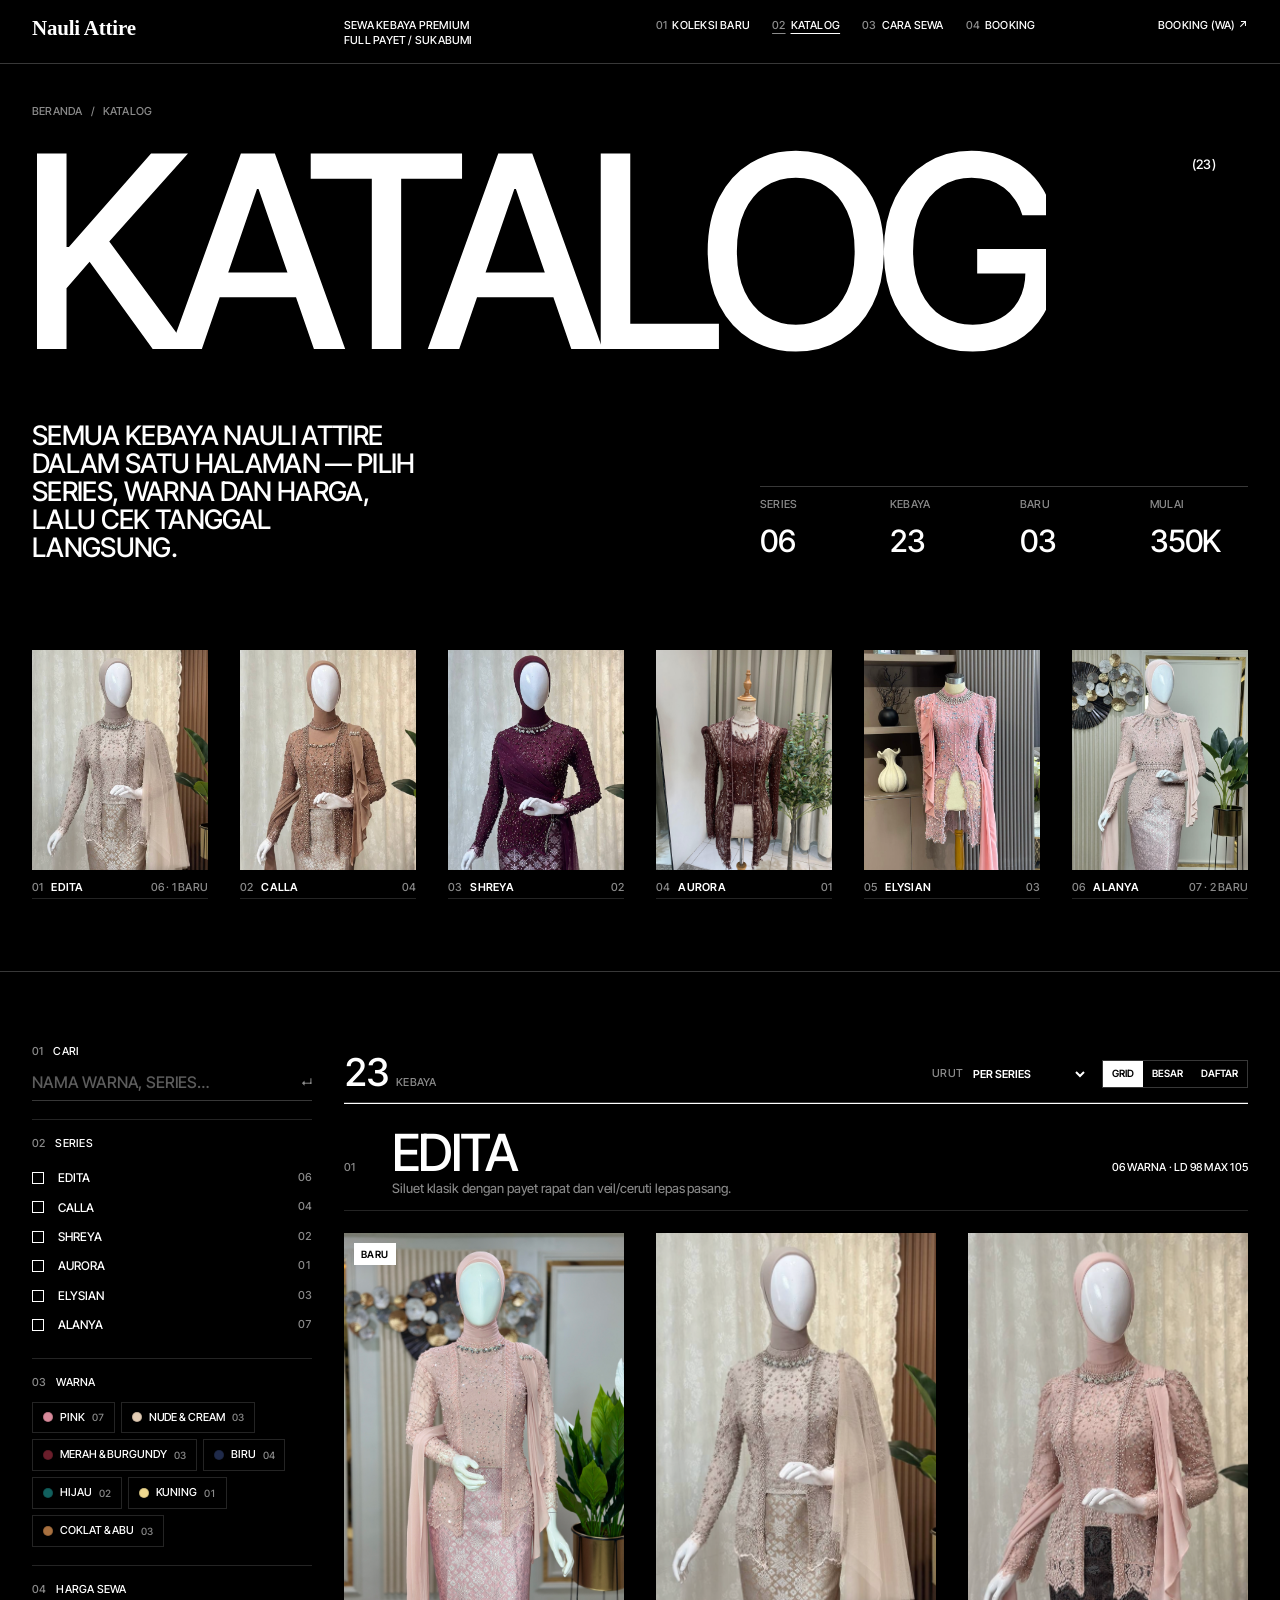
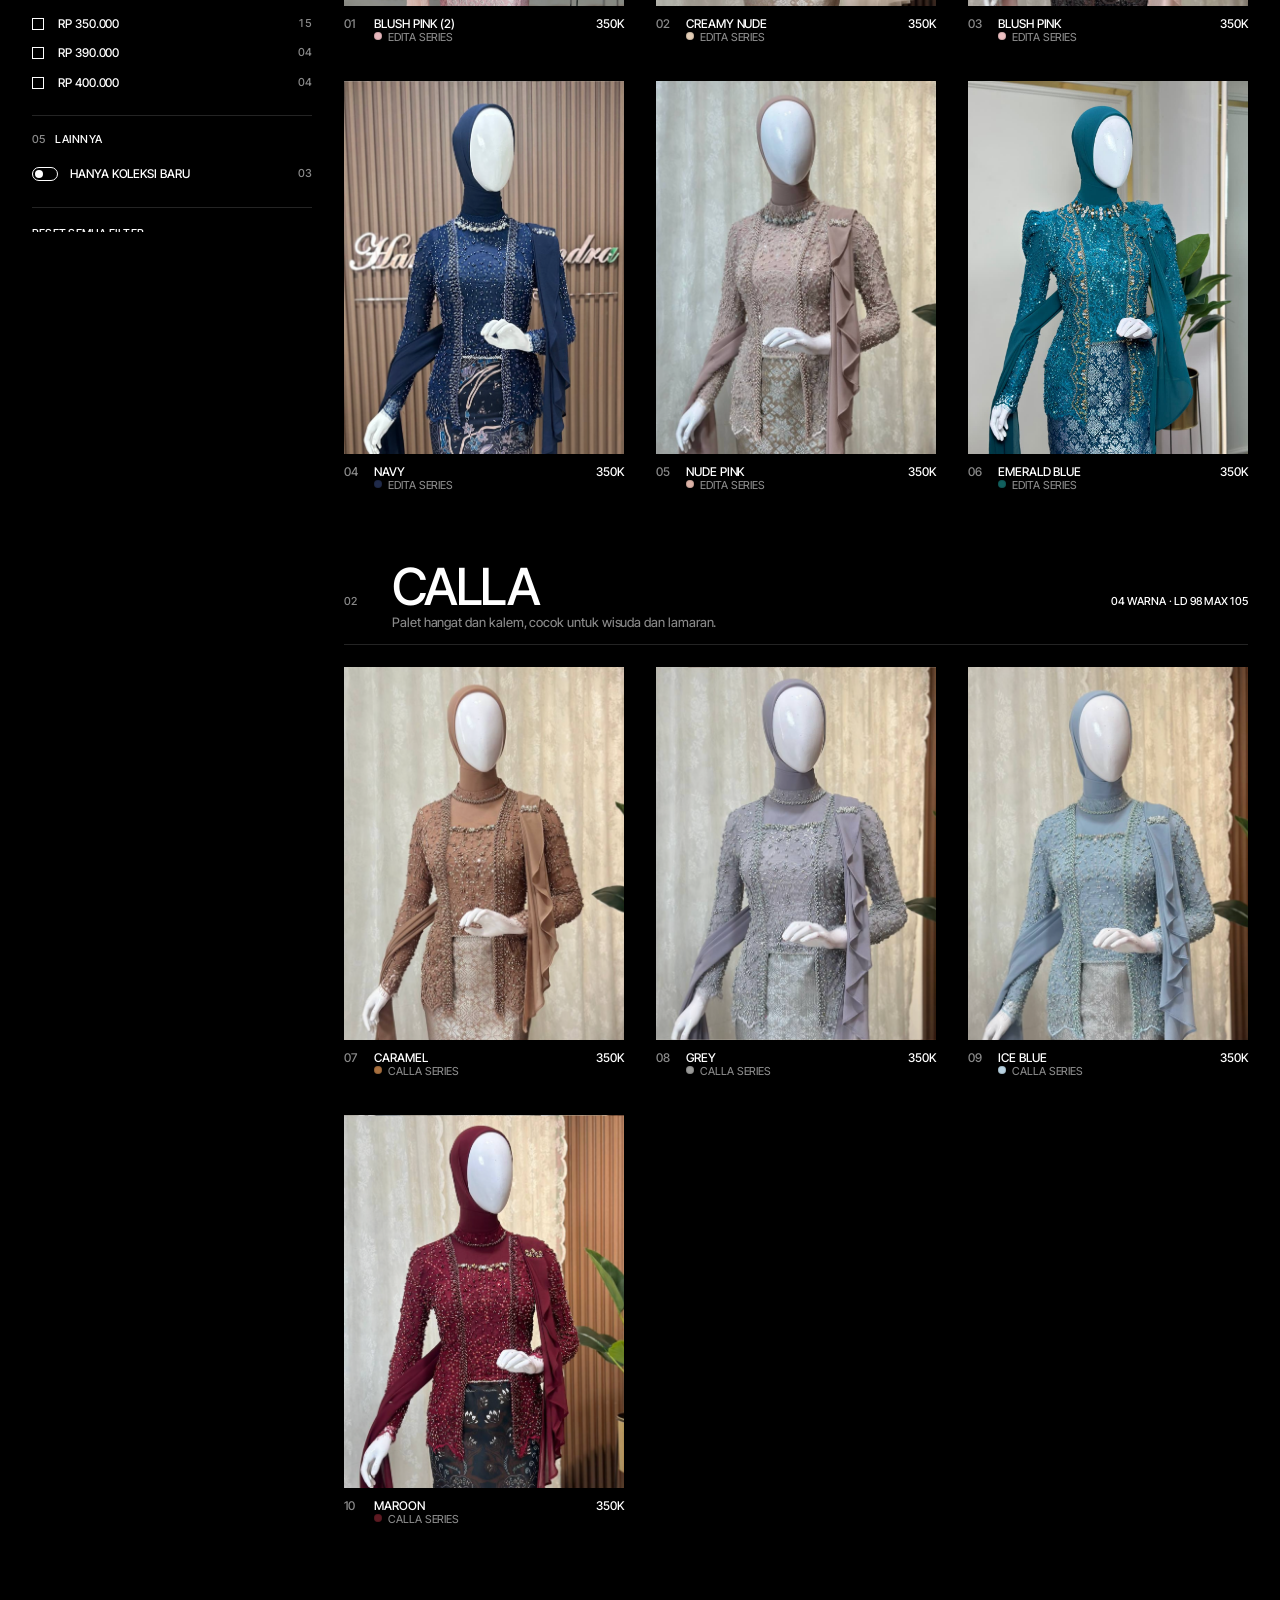
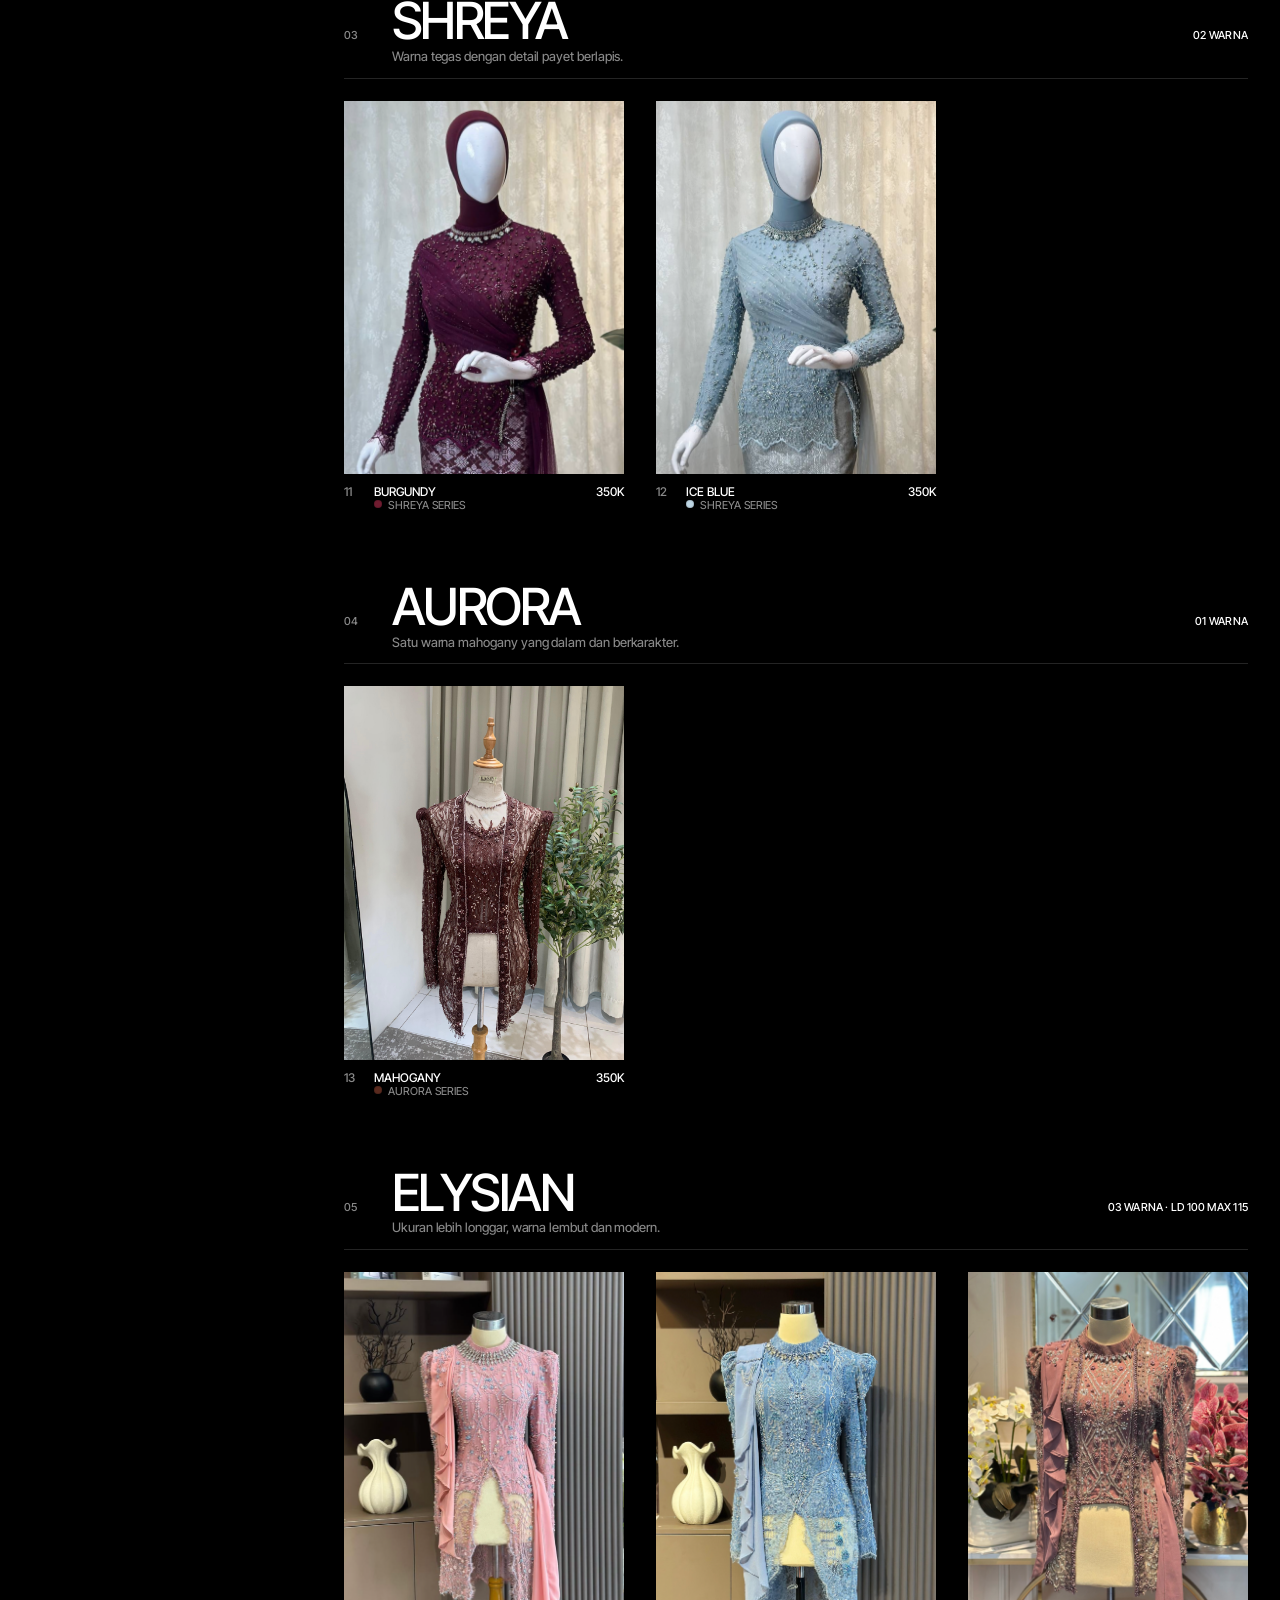
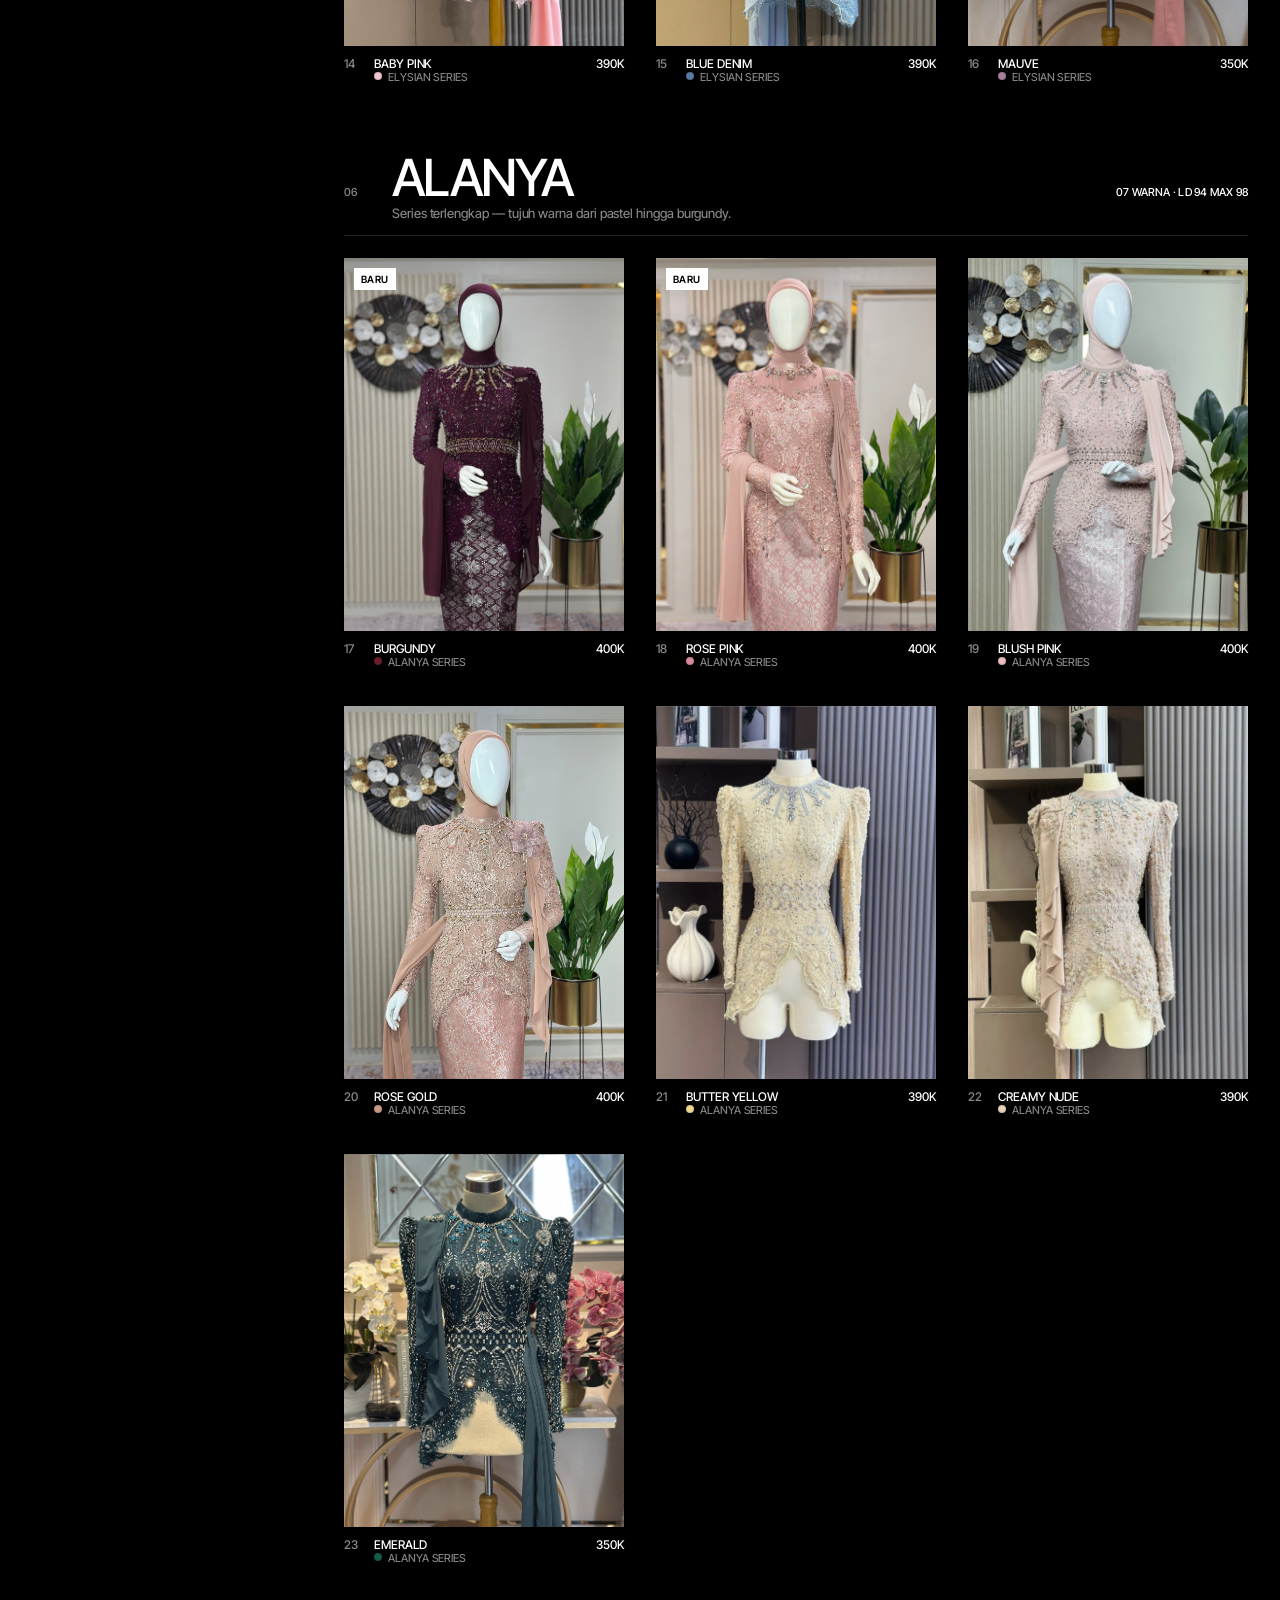
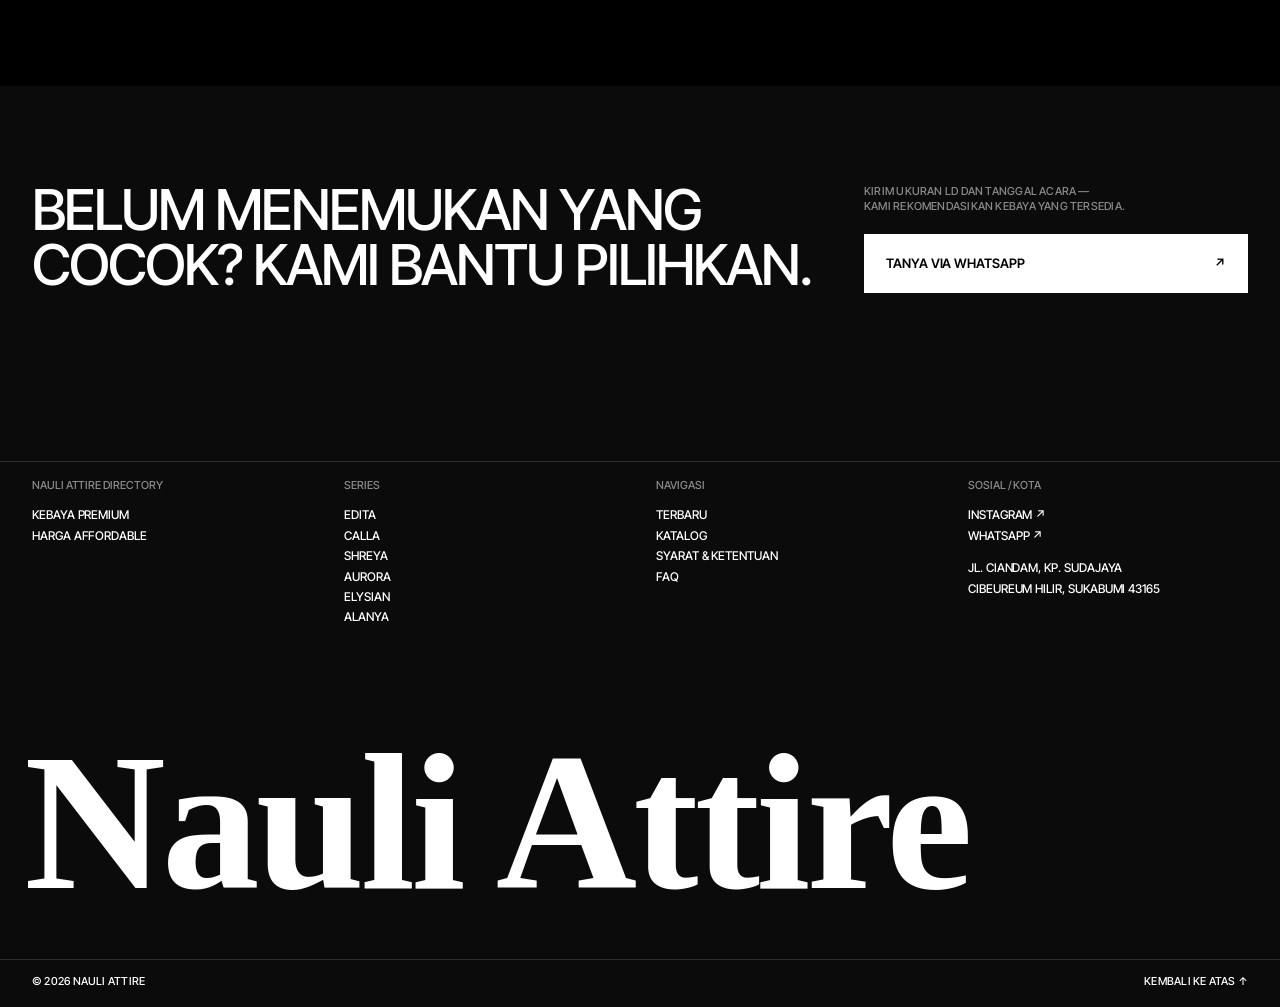
<file: katalog.html>
<!DOCTYPE html>
<html lang="id">
<head>
    <meta charset="UTF-8">
    <meta name="viewport" content="width=device-width, initial-scale=1.0, viewport-fit=cover">
    <title>Katalog Kebaya – Nauli Attire Sukabumi</title>
    <meta name="description" content="Katalog lengkap sewa kebaya Nauli Attire Sukabumi: 6 series, 23 warna full payet. Filter per series, warna dan harga, lalu cek tanggal.">
    <meta name="theme-color" content="#000000">
    <!-- Cover link saat dibagikan di WhatsApp / Instagram / Facebook -->
    <meta property="og:type" content="website">
    <meta property="og:site_name" content="Nauli Attire">
    <meta property="og:locale" content="id_ID">
    <meta property="og:url" content="https://nauli-attire.vercel.app/katalog.html">
    <meta property="og:title" content="Katalog Kebaya – Nauli Attire">
    <meta property="og:description" content="Sewa kebaya premium di Kota Sukabumi. Koleksi terbaru: Alanya Burgundy, Alanya Rose Pink & Edita Blush Pink (2).">
    <meta property="og:image" content="https://nauli-attire.vercel.app/image/cover-link.jpg">
    <meta property="og:image:type" content="image/jpeg">
    <meta property="og:image:width" content="1200">
    <meta property="og:image:height" content="630">
    <meta property="og:image:alt" content="Nauli Attire – Sewa Kebaya Sukabumi">
    <meta name="twitter:card" content="summary_large_image">
    <meta name="twitter:image" content="https://nauli-attire.vercel.app/image/cover-link.jpg">
    <link rel="preconnect" href="https://fonts.googleapis.com">
    <link rel="preconnect" href="https://fonts.gstatic.com" crossorigin>
    <link href="https://fonts.googleapis.com/css2?family=Inter+Tight:wght@400;450;500;600&display=swap" rel="stylesheet">
    <link rel="stylesheet" href="assets/css/style.css">
    <link rel="icon" type="image/svg+xml" href="favicon/favicon.svg">
    <link rel="icon" type="image/png" sizes="32x32" href="favicon/48x48.png">
    <link rel="apple-touch-icon" sizes="180x180" href="favicon/180x180.png">
</head>
<body class="page-katalog">


<!-- HEADER -->
<header class="hdr">
    <div class="grid">
        <a href="index.html" class="logo">Nauli Attire</a>
        <p class="hdr-tag t-xs">Sewa Kebaya Premium<br>Full Payet / Sukabumi</p>
        <nav class="hdr-nav" aria-label="Utama">
            <a class="t-xs" data-n="01" href="index.html#baru">Koleksi Baru</a>
            <a class="t-xs is-active" data-n="02" href="katalog.html" aria-current="page">Katalog</a>
            <a class="t-xs" data-n="03" href="index.html#cara-sewa">Cara Sewa</a>
            <a class="t-xs" data-n="04" href="index.html#kontak">Booking</a>
        </nav>
        <a class="hdr-cta t-xs" href="https://wa.me/6287777812020" target="_blank" rel="noopener">Booking (WA) ↗</a>
        <button class="menu-btn" id="menuBtn" aria-expanded="false" aria-controls="mnav">Menu</button>
    </div>
</header>

<!-- MOBILE MENU -->
<div class="mnav" id="mnav" aria-label="Menu">
    <div class="mnav-top"><span class="logo">Nauli Attire</span><button class="t-xs" id="menuClose">Tutup</button></div>
    <ul>
        <li><a href="index.html"><span>01</span>Beranda</a></li>
        <li><a href="katalog.html"><span>02</span>Katalog</a></li>
        <li><a href="index.html#cara-sewa"><span>03</span>Cara Sewa</a></li>
        <li><a href="index.html#syarat"><span>04</span>S&amp;K</a></li>
        <li><a href="index.html#kontak"><span>05</span>Booking</a></li>
    </ul>
    <div class="mnav-foot t-xs"><a href="https://instagram.com/attirebynauli_" target="_blank" rel="noopener">Instagram ↗</a><a href="https://wa.me/6287777812020" target="_blank" rel="noopener">WhatsApp ↗</a></div>
</div>

<main id="top">
<!-- HERO KATALOG -->
<section class="k-hero">
    <div class="grid">
        <nav class="k-crumb t-xs" aria-label="Breadcrumb"><a href="index.html">Beranda</a><span>/</span><span>Katalog</span></nav>
        <h1 class="k-title split">Katalog</h1>
        <sup class="k-sup t-xs">(<span data-count="all">23</span>)</sup>
        <p class="k-intro mid rv">Semua kebaya Nauli Attire dalam satu halaman — pilih series, warna dan harga, lalu cek tanggal langsung.</p>
        <dl class="k-facts t-xs rv">
            <div><dt>Series</dt><dd>06</dd></div>
            <div><dt>Kebaya</dt><dd data-count="all">23</dd></div>
            <div><dt>Baru</dt><dd data-count="new">03</dd></div>
            <div><dt>Mulai</dt><dd>350K</dd></div>
        </dl>
    </div>
    <div class="qs" id="quickSeries" aria-label="Pilih series"></div>
</section>

<!-- HASIL -->
<section class="k-body" id="hasil">
    <div class="k-layout">
        <aside class="f-shell" id="filterShell" aria-label="Filter katalog">
            <div class="f-scrim" data-close-sheet></div>
            <div class="f-panel">
                <div class="f-top"><p class="t-xs">Filter <span data-fcount></span></p><button class="t-xs" type="button" data-close-sheet>Tutup ✕</button></div>
                <div id="filters"></div>
                <div class="f-bottom"><button class="f-apply" type="button" data-close-sheet>Lihat <span id="resCount2"></span> kebaya</button></div>
            </div>
        </aside>

        <div class="k-main">
            <div class="res-bar" id="resBar">
                <p class="res-n"><span id="resCount">23</span><span class="t-xs t-mute">Kebaya</span></p>
                <div class="res-chips" id="activeChips"></div>
                <div class="res-ctrl">
                    <button class="f-open t-xs" id="filterBtn" type="button" aria-expanded="false" aria-controls="filterShell">Filter <span data-fcount></span></button>
                    <label class="sort t-xs"><span class="t-mute">Urut</span><select id="sortSel" aria-label="Urutkan"></select></label>
                    <div class="views t-xs" id="viewBox" role="group" aria-label="Tampilan"></div>
                </div>
            </div>
            <div class="results" id="results" aria-live="polite"></div>
        </div>
    </div>
</section>

<!-- CTA -->
<section class="k-cta">
    <div class="grid">
        <p class="big split">Belum menemukan yang cocok? Kami bantu pilihkan.</p>
        <div class="k-cta-r">
            <p class="t-xs t-mute">Kirim ukuran LD dan tanggal acara —<br>kami rekomendasikan kebaya yang tersedia.</p>
            <a class="submit" href="https://wa.me/6287777812020?text=Halo%20Nauli%20Attire%2C%20saya%20butuh%20rekomendasi%20kebaya.%20Ukuran%20LD%3A%20...%2C%20tanggal%20acara%3A%20..." target="_blank" rel="noopener"><span>Tanya via WhatsApp</span><span>↗</span></a>
        </div>
    </div>
</section>
</main>

<footer class="foot">
    <div class="grid foot-cols">
        <div><h4>Nauli Attire Directory</h4><p>Kebaya premium<br>harga affordable</p></div>
        <div><h4>Series</h4><a href="katalog.html?series=edita">Edita</a><a href="katalog.html?series=calla">Calla</a><a href="katalog.html?series=shreya">Shreya</a><a href="katalog.html?series=aurora">Aurora</a><a href="katalog.html?series=elysian">Elysian</a><a href="katalog.html?series=alanya">Alanya</a></div>
        <div><h4>Navigasi</h4><a href="index.html#baru">Terbaru</a><a href="katalog.html">Katalog</a><a href="index.html#syarat">Syarat &amp; Ketentuan</a><a href="index.html#faq">FAQ</a></div>
        <div><h4>Sosial / Kota</h4><a href="https://instagram.com/attirebynauli_" target="_blank" rel="noopener">Instagram ↗</a><a href="https://wa.me/6287777812020" target="_blank" rel="noopener">WhatsApp ↗</a><p class="foot-addr">Jl. Ciandam, Kp. Sudajaya<br>Cibeureum Hilir, Sukabumi 43165</p></div>
    </div>
    <p class="wordmark" aria-hidden="true">Nauli Attire</p>
    <div class="foot-bot t-xs"><span>© <span data-year></span> Nauli Attire</span><a href="#top">Kembali ke atas ↑</a></div>
</footer>

<script src="assets/js/data.js"></script>
<script src="assets/js/main.js"></script>
<script src="assets/js/katalog.js"></script>
</body>
</html>
</file>
<file: assets/css/style.css>
/* =============================================================
   Nauli Attire. — Stylesheet
   Dipakai oleh index.html (homepage) dan katalog.html.

   Daftar isi
   01. Token warna & ukuran
   02. Dasar
   03. Utilitas (teks, grid, section, link)
   04. Preloader
   05. Header & menu mobile
   06. Hero
   07. Kartu kebaya (dipakai homepage & katalog)
   08. Homepage — Koleksi baru, Cara sewa, Momen, Series,
                  Foto customer
   09. FAQ (accordion)
   10. Syarat & ketentuan
   11. Booking (formulir WhatsApp)
   12. Peta & footer
   13. Tombol "Lihat Katalog" (melayang)
   14. Halaman katalog
   15. Jendela detail kebaya & kalender
   16. Animasi
   17. Opsional (dinonaktifkan, hapus tanda komentar untuk memakai)
   ============================================================= */


/* ── 01. TOKEN ─────────────────────────────────────────────── */
:root {
  --bg:          #000000;                 /* latar utama */
  --paper:       #0B0B0B;                 /* section S&K */
  --surface:     #0B0B0B;                 /* pita gelap: cara sewa, booking, footer */
  --ink:         #FFFFFF;                 /* teks utama */
  --mute:        #8A8A8A;                 /* teks sekunder */
  --soft:        #B4B4B4;                 /* teks paragraf */
  --line:        rgba(255,255,255,.14);   /* garis tipis */
  --line-strong: rgba(255,255,255,.22);   /* garis pemisah utama */
  --ph:          #161616;                 /* latar foto saat belum termuat */

  --f:    'Inter Tight', 'Helvetica Neue', Helvetica, Arial, sans-serif;
  --serif:'Instrument Serif', Georgia, serif;
  --logo: 'Playfair Display', 'Times New Roman', serif;   /* font wordmark & logo "Nauli Attire." */
  --gx:   20px;                           /* jarak tepi & antar kolom */
  --hh:   64px;                           /* tinggi header (katalog) */
  --ease: cubic-bezier(.22,1,.36,1);
}
@media (min-width:900px) { :root { --gx: 32px; } }


/* ── 02. DASAR ─────────────────────────────────────────────── */
*, *::before, *::after { margin: 0; padding: 0; box-sizing: border-box; }
html { scroll-behavior: smooth; -webkit-text-size-adjust: 100%; background: var(--bg); color-scheme: dark; }
body {
  font-family: var(--f); font-size: 13px; line-height: 1.45; font-weight: 450; letter-spacing: -.005em;
  background: var(--bg); color: var(--ink); -webkit-font-smoothing: antialiased; overflow-x: hidden;
}
body.no-scroll, body.is-loading { overflow: hidden; }
a { color: inherit; text-decoration: none; }
img { display: block; max-width: 100%; }
button { font: inherit; color: inherit; background: none; border: 0; cursor: pointer; }
ul, ol { list-style: none; }
:focus-visible { outline: 1px solid currentColor; outline-offset: 3px; }
::selection { background: #fff; color: #000; }


/* ── 03. UTILITAS ──────────────────────────────────────────── */
.t-xs   { font-size: 11px; line-height: 1.35; text-transform: uppercase; letter-spacing: .02em; font-weight: 500; }
.t-mute { color: var(--mute); }

.grid { display: grid; grid-template-columns: repeat(12, minmax(0,1fr)); column-gap: var(--gx); padding: 0 var(--gx); }

.sec { padding: 96px 0; border-top: 1px solid var(--line); }
@media (min-width:900px) { .sec { padding: 140px 0; } }

.sec-label {
  grid-column: 1/-1; display: flex; justify-content: space-between; gap: 16px;
  padding-bottom: 14px; margin-bottom: 40px; border-bottom: 1px solid var(--line-strong);
}
.sec-label span:first-child::before {
  content: ''; display: inline-block; width: 5px; height: 5px; border-radius: 50%;
  background: var(--ink); margin-right: 10px; vertical-align: 2px;
}
@media (min-width:900px) { .sec-label { margin-bottom: 64px; } }

.big { font-size: clamp(28px,4.4vw,68px); line-height: .98; letter-spacing: -.035em; font-weight: 500; text-transform: uppercase; }
.mid { font-size: clamp(20px,2.1vw,32px); line-height: 1.05; letter-spacing: -.025em; font-weight: 500; text-transform: uppercase; }
/* kata miring berhuruf serif di judul, mis. "Koleksi <em>baru</em>" */
.big em, .mom-nm em { font-family: var(--serif); font-style: italic; font-weight: 400; text-transform: none; letter-spacing: -.02em; }
.big em { font-size: 1.08em; }

.ulink {
  position: relative; display: inline-flex; gap: 8px; align-items: center; padding-bottom: 3px;
  text-transform: uppercase; font-size: 11px; font-weight: 500; letter-spacing: .02em;
}
.ulink::after {
  content: ''; position: absolute; left: 0; right: 0; bottom: 0; height: 1px; background: currentColor;
  transform-origin: right; transition: transform .5s var(--ease);
}
.ulink:hover { color: var(--mute); }
.ulink:hover::after { transform: scaleX(0); }

/* titik warna kebaya */
.sw { display: inline-block; width: 8px; height: 8px; border-radius: 50%; margin-right: 6px; vertical-align: 1px; box-shadow: inset 0 0 0 1px rgba(0,0,0,.12); }


/* ── 04. PRELOADER (homepage, sekali per sesi) ─────────────── */
.loader {
  position: fixed; inset: 0; z-index: 2000; display: flex; flex-direction: column; justify-content: space-between;
  padding: var(--gx); background: var(--surface); color: var(--ink); transition: transform .9s var(--ease);
}
.loader.done { transform: translateY(-100%); }
.loader-top { display: flex; justify-content: space-between; }
.loader-num { align-self: flex-end; font-size: clamp(80px,22vw,320px); line-height: .8; letter-spacing: -.06em; font-weight: 500; font-variant-numeric: tabular-nums; }
.loader-bar { position: relative; height: 1px; margin-top: 18px; background: var(--line); overflow: hidden; }
.loader-bar i { position: absolute; inset: 0; background: var(--ink); transform-origin: left; transform: scaleX(0); }


/* ── 05. HEADER & MENU MOBILE ──────────────────────────────── */
.hdr { position: fixed; top: 0; left: 0; right: 0; z-index: 900; padding-top: 18px; color: #fff; mix-blend-mode: difference; }
.hdr .grid { align-items: start; }
.hdr a.t-xs { position: relative; }
.logo { grid-column: 1/7; font-family: var(--logo); font-size: 21px; font-weight: 600; letter-spacing: -.01em; text-transform: none; line-height: 1; }
.hdr-tag, .hdr-nav, .hdr-cta { display: none; }
.hdr-nav a::before { content: attr(data-n); margin-right: 5px; opacity: .55; }
.hdr-nav a.is-active { text-decoration: underline; text-underline-offset: 4px; }
.menu-btn { grid-column: 7/-1; justify-self: end; font-size: 11px; font-weight: 500; text-transform: uppercase; letter-spacing: .02em; line-height: 1; }
@media (min-width:900px) {
  .logo     { grid-column: 1/4; }
  .hdr-tag  { display: block; grid-column: 4/7; }
  .hdr-nav  { display: flex; gap: 22px; grid-column: 7/11; }
  .hdr-cta  { display: block; grid-column: 11/-1; justify-self: end; }
  .menu-btn { display: none; }
}

.mnav {
  position: fixed; inset: 0; z-index: 950; display: flex; flex-direction: column; padding: 18px var(--gx) 28px;
  background: var(--surface); color: var(--ink);
  clip-path: inset(0 0 100% 0); visibility: hidden; transition: clip-path .7s var(--ease);
}
.mnav.open { clip-path: inset(0 0 0 0); visibility: visible; }
.mnav-top { display: flex; justify-content: space-between; align-items: center; }
.mnav ul { margin-top: auto; border-top: 1px solid var(--line); }
.mnav li a {
  display: flex; align-items: baseline; gap: 14px; padding: 14px 0; border-bottom: 1px solid var(--line);
  font-size: clamp(34px,10vw,56px); line-height: .95; letter-spacing: -.04em; font-weight: 500; text-transform: uppercase;
}
.mnav li a span { font-size: 11px; letter-spacing: 0; opacity: .5; }
.mnav-foot { display: flex; justify-content: space-between; margin-top: 22px; }


/* ── 06. HERO ──────────────────────────────────────────────── */
.hero { position: relative; height: 100svh; min-height: 560px; background: #111; color: #fff; overflow: hidden; }
.hero::after {
  content: ''; position: absolute; inset: 0;
  background: linear-gradient(to top, rgba(0,0,0,.92), rgba(0,0,0,.15) 50%, rgba(0,0,0,0) 70%),
              linear-gradient(to bottom, rgba(0,0,0,.5), rgba(0,0,0,0) 22%);
}
.hs { /* satu slide foto */
  position: absolute; inset: 0; background-size: cover; background-position: center 18%;
  opacity: 0; transform: scale(1.06); transition: opacity 1.2s var(--ease), transform 6s linear;
}
.hs.on { opacity: 1; transform: scale(1); }
.hero-ui { position: absolute; inset: 0; z-index: 2; display: flex; flex-direction: column; justify-content: flex-end; padding-bottom: var(--gx); }
.hero-meta { align-items: end; margin-bottom: 14px; }
.hero-meta .a { grid-column: 1/7; }
.hero-meta .b { grid-column: 7/-1; justify-self: end; text-align: right; }
@media (min-width:900px) {
  .hero-meta .a { grid-column: 1/4; }
  .hero-meta .b { grid-column: 10/-1; }
}
.hero-prog { display: flex; align-items: center; gap: 12px; margin-top: 8px; }
.hero-prog .bar { position: relative; flex: 1; min-width: 60px; height: 1px; background: rgba(255,255,255,.3); overflow: hidden; }
.hero-prog .bar i { position: absolute; inset: 0; background: #fff; transform-origin: left; transform: scaleX(0); }
/* wordmark "Nauli Attire." — serif kontras tinggi, huruf besar-kecil seperti logo */
.wordmark {
  padding: 0 calc(var(--gx) - .04em); white-space: nowrap;
  font-family: var(--logo);
  font-size: 15.3vw; line-height: 1; letter-spacing: -.02em; font-weight: 600; text-transform: none;
}


/* ── 07. KARTU KEBAYA ──────────────────────────────────────── */
.look { position: relative; cursor: pointer; user-select: none; -webkit-tap-highlight-color: transparent; }
.look-img { position: relative; aspect-ratio: 3/4; overflow: hidden; background: var(--ph); }
.look-img img { width: 100%; height: 100%; object-fit: cover; object-position: center top; transition: transform 1.2s var(--ease); }
.look-img .tag {
  position: absolute; top: 10px; left: 10px; padding: 4px 7px; background: #fff; color: #000;
  font-size: 10px; font-weight: 600; text-transform: uppercase; letter-spacing: .04em;
}
.look-img .view {
  position: absolute; inset: auto 10px 10px auto; color: #fff; mix-blend-mode: difference; opacity: 0; transition: opacity .4s;
  font-size: 10px; font-weight: 600; text-transform: uppercase; letter-spacing: .04em;
}
@media (hover:hover) {
  .look:hover .look-img img { transform: scale(1.04); }
  .look:hover .look-img .view { opacity: 1; }
}
.look-info { display: grid; grid-template-columns: auto 1fr auto; gap: 10px; padding-top: 10px; font-size: 12px; font-weight: 500; line-height: 1.25; text-transform: uppercase; }
.look-info .no { min-width: 20px; color: var(--mute); }
.look-info .nm small { display: block; color: var(--mute); font-size: 11px; font-weight: 450; }
.look-info .pr { text-align: right; white-space: nowrap; }
/* foto belum diupload */
.look.miss .look-img img { opacity: 0; }
.look.miss .look-img::after {
  content: 'Foto segera hadir'; position: absolute; inset: 0; display: flex; align-items: center; justify-content: center;
  color: var(--mute); font-size: 10px; text-transform: uppercase; letter-spacing: .04em;
}


/* ── 08. HOMEPAGE ──────────────────────────────────────────── */

/* Koleksi baru (campaign) */
.campaign { padding: 96px 0 120px; }
.cmp-title { grid-column: 1/-1; margin-bottom: 40px; }
.cmp-fig { position: relative; display: block; }
.cmp-img { display: block; aspect-ratio: 4/5; overflow: hidden; background: var(--ph); }
.cmp-img img { width: 100%; height: 100%; object-fit: cover; object-position: center top; transition: transform 1.4s var(--ease); }
.cmp-fig:hover .cmp-img img { transform: scale(1.04); }
.cmp-cap { display: grid; grid-template-columns: 28px 1fr auto; padding-top: 10px; }
.cmp-cap span:first-child { color: var(--mute); }
.cmp-a { grid-column: 1/-1; }
.cmp-b { grid-column: 5/-1; margin-top: 40px; }
.cmp-text { grid-column: 1/-1; margin: 48px 0; }
.cmp-text .mid { max-width: 22ch; margin-bottom: 20px; }
.cmp-c { grid-column: 1/9; }
@media (min-width:900px) {
  .campaign   { padding: 140px 0 180px; }
  .cmp-title  { grid-column: 1/9; grid-row: 2; margin-bottom: 72px; }
  .cmp-a      { grid-column: 1/8; grid-row: 3/5; }
  .cmp-b      { grid-column: 9/-1; grid-row: 3; margin: 0; }
  .cmp-b .cmp-img { aspect-ratio: 3/4; }
  .cmp-text   { grid-column: 9/-1; grid-row: 4; align-self: end; margin: 48px 0 0; }
  .cmp-c      { grid-column: 4/8; grid-row: 5; margin-top: 120px; }
  .cmp-c .cmp-img { aspect-ratio: 1/1; }
}

/* Cara sewa (pita gelap) */
.flow-sec { padding: 56px 0 64px; background: var(--surface); color: var(--ink); border-top: 1px solid var(--line-strong); border-bottom: 1px solid var(--line-strong); }
.flow-sec .sec-label { margin-bottom: 28px; border-color: var(--line); }
.flow { grid-column: 1/-1; display: grid; grid-template-columns: 1fr; }
.flow li { display: grid; grid-template-columns: 36px 1fr; gap: 2px 12px; padding: 12px 0; border-top: 1px solid var(--line); }
.flow li span { grid-row: 1/3; color: var(--mute); }
.flow b { font-size: clamp(17px,1.5vw,22px); font-weight: 500; line-height: 1.1; letter-spacing: -.015em; text-transform: uppercase; }
.flow p { color: #8F8F8F; font-size: 13px; }
@media (min-width:900px) {
  .flow { grid-template-columns: repeat(5,1fr); column-gap: var(--gx); }
  .flow li { grid-template-columns: 1fr; padding: 14px 0 0; }
  .flow li span { grid-row: auto; margin-bottom: 28px; }
  .flow p { margin-top: 6px; }
}

/* Momen: Wisuda / Lamaran */
.moments-h { grid-column: 1/-1; margin-bottom: 40px; }
.mom {
  grid-column: 1/-1; display: grid; grid-auto-flow: column; grid-auto-columns: 78%; gap: var(--gx);
  margin: 0 calc(var(--gx) * -1); padding: 0 var(--gx); overflow-x: auto;
  scroll-snap-type: x mandatory; scroll-padding-inline: var(--gx); scrollbar-width: none;
}
.mom::-webkit-scrollbar { display: none; }
.mom-item { position: relative; display: block; color: #fff; scroll-snap-align: start; }
.mom-item::after { content: ''; position: absolute; inset: 0; pointer-events: none; background: linear-gradient(to top, rgba(0,0,0,.75), transparent 55%); }
.mom-img { display: block; aspect-ratio: 3/4.4; overflow: hidden; background: var(--ph); }
.mom-img img { width: 100%; height: 100%; object-fit: cover; object-position: center top; transition: transform 1.4s var(--ease); }
.mom-item:hover .mom-img img { transform: scale(1.05); }
.mom-txt { position: absolute; left: 16px; right: 16px; bottom: 16px; z-index: 1; display: flex; flex-direction: column; gap: 6px; }
.mom-txt .t-xs:last-child { opacity: .85; }
.mom-nm { font-size: clamp(40px,5vw,76px); line-height: .85; letter-spacing: -.05em; font-weight: 500; text-transform: uppercase; }
@media (min-width:800px) {
  .mom { grid-auto-flow: row; grid-template-columns: repeat(2,1fr); margin: 0; padding: 0; overflow: visible; }
  .mom-img { aspect-ratio: 4/5; }
}
@media (min-width:900px) { .moments-h { margin-bottom: 64px; } }

/* Series (daftar 6 series + foto mengikuti kursor) */
.series-h { grid-column: 1/-1; margin-bottom: 40px; }
@media (min-width:900px) { .series-h { margin-bottom: 64px; } }
.idx { grid-column: 1/-1; border-top: 1px solid var(--line-strong); }
.idx-head, .idx-row { display: grid; grid-template-columns: 36px 1fr auto; gap: 12px; align-items: center; }
.idx-head { padding: 10px 0; border-bottom: 1px solid var(--line); color: var(--mute); }
.idx-row  { position: relative; padding: 14px 0; border-bottom: 1px solid var(--line); }
.idx-row .no { font-size: 11px; color: var(--mute); }
.idx-row .nm { font-size: clamp(32px,6.4vw,96px); line-height: .88; letter-spacing: -.05em; font-weight: 500; text-transform: uppercase; transition: transform .6s var(--ease); }
.idx-row .go { font-size: 11px; font-weight: 500; text-transform: uppercase; text-align: right; }
.idx-head .meta, .idx-row .meta { display: none; }
@media (min-width:900px) {
  .idx-head, .idx-row { grid-template-columns: repeat(12, minmax(0,1fr)); column-gap: var(--gx); }
  .idx-head .no,   .idx-row .no   { grid-column: 1/2; }
  .idx-head .nm,   .idx-row .nm   { grid-column: 2/7; }
  .idx-head .meta, .idx-row .meta { display: block; }
  .idx-head .m1,   .idx-row .m1   { grid-column: 7/9; }
  .idx-head .m2,   .idx-row .m2   { grid-column: 9/11; }
  .idx-head .go,   .idx-row .go   { grid-column: 11/-1; text-align: right; }
  .idx-row .meta { font-size: 12px; font-weight: 500; text-transform: uppercase; }
}
@media (hover:hover) {
  .idx:hover .idx-row { color: #4A4A4A; }
  .idx .idx-row:hover { color: var(--ink); }
  .idx-row:hover .nm { transform: translateX(14px); }
}
.preview {
  position: fixed; left: 0; top: 0; z-index: 800; width: 220px; aspect-ratio: 3/4; overflow: hidden; pointer-events: none;
  background: var(--ph); opacity: 0; transform: translate(-50%,-50%) scale(.9); transition: opacity .35s, transform .45s var(--ease);
}
.preview.on { opacity: 1; transform: translate(-50%,-50%) scale(1); }
.preview img { width: 100%; height: 100%; object-fit: cover; object-position: center top; }
@media (hover:none) { .preview { display: none; } }

/* Foto customer */
.gram-h { grid-column: 1/-1; margin-bottom: 40px; }
.gram-row {
  display: grid; grid-auto-flow: column; grid-auto-columns: 46%; gap: 8px; padding: 0 var(--gx); overflow-x: auto;
  scroll-snap-type: x mandatory; scroll-padding-inline: var(--gx); scrollbar-width: none;
}
.gram-row::-webkit-scrollbar { display: none; }
.gram-row a { position: relative; display: block; aspect-ratio: 4/5; overflow: hidden; background: var(--ph); scroll-snap-align: start; }
.gram-row img { width: 100%; height: 100%; object-fit: cover; transition: transform 1s var(--ease); }
.gram-row a:hover img { transform: scale(1.05); }
.gram-row a span { position: absolute; left: 8px; bottom: 8px; color: #fff; font-size: 10px; font-weight: 600; text-transform: uppercase; text-shadow: 0 1px 8px rgba(0,0,0,.4); }
@media (min-width:700px) { .gram-row { grid-auto-columns: calc((100% - var(--gx)*2 - 8px*4) / 5); } }


/* ── 09. FAQ (accordion) ───────────────────────────────────── */
.two-l { grid-column: 1/-1; margin-bottom: 36px; }
.two-l p.body { max-width: 34ch; margin-top: 20px; color: var(--soft); font-size: 15px; text-transform: none; }
.two-r { grid-column: 1/-1; }
@media (min-width:900px) {
  .two-l { grid-column: 1/5; position: sticky; top: 96px; align-self: start; margin: 0; }
  .two-r { grid-column: 6/-1; }
}
.acc { border-top: 1px solid var(--line-strong); }
.acc details { border-bottom: 1px solid var(--line); }
.acc summary {
  display: grid; grid-template-columns: 36px 1fr 20px; gap: 12px; align-items: center; padding: 18px 0; cursor: pointer; list-style: none;
  font-size: clamp(15px,1.5vw,20px); font-weight: 500; line-height: 1.15; letter-spacing: -.015em; text-transform: uppercase;
}
.acc summary::-webkit-details-marker { display: none; }
.acc summary .no { font-size: 11px; color: var(--mute); letter-spacing: 0; }
.acc summary .pm { position: relative; justify-self: end; width: 12px; height: 12px; }   /* ikon + / − */
.acc summary .pm::before, .acc summary .pm::after { content: ''; position: absolute; left: 0; right: 0; top: 50%; height: 1px; background: currentColor; transition: transform .4s var(--ease); }
.acc summary .pm::after { transform: rotate(90deg); }
.acc details[open] .pm::after { transform: rotate(0); }
.acc .ans { max-width: 62ch; padding: 0 0 22px 48px; color: var(--soft); font-size: 14px; }
.acc .ans strong { color: var(--ink); font-weight: 600; }


/* ── 10. SYARAT & KETENTUAN ────────────────────────────────── */
.snk { background: var(--paper); }
.snk-title { grid-column: 1/-1; margin-bottom: 40px; }
.snk-key { grid-column: 1/-1; display: grid; grid-template-columns: repeat(3,1fr); gap: 0 var(--gx); margin-bottom: 56px; border-top: 1px solid var(--line-strong); }
.snk-key div { padding: 12px 0 18px; border-bottom: 1px solid var(--line); }
.snk-key dt { color: var(--mute); }
.snk-key dd { margin-top: 14px; font-size: clamp(36px,5vw,72px); line-height: .9; letter-spacing: -.05em; font-weight: 500; text-transform: uppercase; }
.snk-cols { grid-column: 1/-1; display: grid; grid-template-columns: 1fr; gap: 40px var(--gx); }
.snk-h { display: flex; gap: 12px; align-items: baseline; padding-bottom: 10px; border-bottom: 1px solid var(--line-strong); font-size: 14px; font-weight: 600; letter-spacing: -.005em; text-transform: uppercase; }
.snk-col li { padding: 10px 0; border-bottom: 1px solid var(--line); color: var(--soft); font-size: 13.5px; line-height: 1.45; }
.snk-col li strong { color: var(--ink); font-weight: 600; }
.snk-note {
  grid-column: 1/-1; display: flex; flex-wrap: wrap; gap: 10px 24px; justify-content: space-between; align-items: center;
  margin-top: 48px; padding: 18px 20px; background: var(--surface); color: var(--ink); border: 1px solid var(--line-strong); font-size: 13px;
}
@media (min-width:700px)  { .snk-cols { grid-template-columns: repeat(2,1fr); } }
@media (min-width:800px)  { .snk-key { margin-bottom: 88px; } .snk-title { margin-bottom: 64px; } }
@media (min-width:1100px) { .snk-cols { grid-template-columns: repeat(4,1fr); } }


/* ── 11. BOOKING (formulir → WhatsApp) ─────────────────────── */
.contact { background: var(--surface); color: var(--ink); border-top: 0; }
.contact .sec-label { border-color: var(--line); }
.contact .big { grid-column: 1/-1; margin-bottom: 56px; }
.contact-side { grid-column: 1/-1; display: flex; flex-direction: column; gap: 14px; margin-bottom: 40px; }
.contact-side a { display: flex; justify-content: space-between; padding-top: 10px; border-top: 1px solid var(--line); }
.form { grid-column: 1/-1; display: grid; grid-template-columns: 1fr; gap: 0 var(--gx); }
@media (min-width:900px) {
  .contact .big { grid-column: 1/10; margin-bottom: 96px; }
  .contact-side { grid-column: 1/4; margin: 0; }
  .form { grid-column: 5/-1; grid-template-columns: 1fr 1fr; }
}
.fld { display: flex; flex-direction: column; padding: 14px 0 10px; border-bottom: 1px solid var(--line); }
.fld.full { grid-column: 1/-1; }
.fld:focus-within { border-color: var(--ink); }
.fld label { margin-bottom: 6px; color: var(--mute); font-size: 11px; font-weight: 500; text-transform: uppercase; }
.fld input, .fld select, .fld textarea {
  width: 100%; background: transparent; border: 0; outline: none; resize: none; color: var(--ink); color-scheme: dark;
  font: inherit; font-size: clamp(17px,1.6vw,22px); font-weight: 500; letter-spacing: -.015em; text-transform: uppercase;
}
.fld select option { color: #111; background: #eee; text-transform: none; }
.fld input::placeholder, .fld textarea::placeholder { color: #555; }

/* tombol putih utama (dipakai juga di katalog) */
.submit {
  grid-column: 1/-1; display: flex; justify-content: space-between; align-items: center; gap: 16px;
  margin-top: 28px; padding: 20px 22px; background: #fff; color: #000;
  font-size: 13px; font-weight: 600; text-transform: uppercase; transition: background .4s, color .4s;
}


/* ── 12. PETA & FOOTER ─────────────────────────────────────── */
.map iframe { display: block; width: 100%; height: 340px; border: 0; filter: grayscale(1) invert(1) contrast(.9); }

.foot { padding-top: 96px; background: var(--surface); color: var(--ink); overflow: hidden; }
.foot-cols { row-gap: 36px; padding-top: 16px; border-top: 1px solid var(--line); }
.foot-cols > div { grid-column: span 6; }
@media (min-width:900px) { .foot-cols > div { grid-column: span 3; } }
.foot-cols h4 { margin-bottom: 12px; color: var(--mute); font-size: 11px; font-weight: 500; text-transform: uppercase; }
.foot-cols a, .foot-cols p { display: block; font-size: 12px; font-weight: 500; line-height: 1.7; text-transform: uppercase; }
.foot-cols a:hover { opacity: .55; }
.foot-addr { margin-top: 12px; }
.foot .wordmark { margin-top: 96px; color: var(--ink); padding-bottom: .15em; }   /* ruang untuk ekor huruf "y" */
.foot-bot { display: flex; justify-content: space-between; margin-top: 10px; padding: 14px var(--gx) 18px; border-top: 1px solid var(--line); }
/* ruang untuk tombol "Lihat Katalog" di homepage */
body:not(.page-katalog) .foot-bot { padding-bottom: calc(84px + env(safe-area-inset-bottom)); }


/* ── 13. TOMBOL "LIHAT KATALOG" (homepage) ─────────────────── */
.cat-btn {
  position: fixed; z-index: 940; left: var(--gx); right: var(--gx); bottom: calc(var(--gx) + env(safe-area-inset-bottom));
  display: flex; justify-content: space-between; align-items: center; gap: 16px; padding: 17px 20px;
  background: #fff; color: #000; box-shadow: 0 12px 40px rgba(0,0,0,.5);
  font-size: 12px; font-weight: 600; letter-spacing: .02em; text-transform: uppercase;
  transition: transform .8s var(--ease) .2s, background .3s, color .3s;
}
.cat-btn-r { display: flex; gap: 10px; align-items: center; color: rgba(0,0,0,.6); font-weight: 500; }
.cat-btn .arr { display: inline-block; color: #000; transition: transform .4s var(--ease); }
.cat-btn:hover .arr { transform: translateX(5px); }
body.is-loading .cat-btn { transform: translateY(calc(100% + 40px)); }   /* tersembunyi saat preloader */
@media (min-width:700px) {
  .cat-btn { left: 50%; right: auto; width: 380px; transform: translateX(-50%); }
  body.is-loading .cat-btn { transform: translate(-50%, calc(100% + 40px)); }
}

/* hover semua tombol putih: terbalik jadi hitam bergaris putih */
.cat-btn:hover, .submit:hover, .modal-btn-wa:hover, .f-apply:hover { background: #000; color: #fff; box-shadow: inset 0 0 0 1px #fff; }
.cat-btn:hover .arr, .cat-btn:hover .cat-btn-r { color: #fff; }


/* ── 14. HALAMAN KATALOG ───────────────────────────────────── */
.page-katalog { --hh: 52px; }
@media (min-width:900px) { .page-katalog { --hh: 64px; } }
.page-katalog .hdr {
  height: var(--hh); mix-blend-mode: normal; color: var(--ink); background: rgba(0,0,0,.86);
  backdrop-filter: blur(10px); -webkit-backdrop-filter: blur(10px); border-bottom: 1px solid var(--line-strong);
}
.page-katalog .foot { padding-top: 72px; }

/* Pembuka */
.k-hero { padding: calc(var(--hh) + 40px) 0 0; }
.k-hero .grid { position: relative; }
.k-crumb { grid-column: 1/-1; display: flex; gap: 8px; margin-bottom: 28px; color: var(--mute); }
.k-crumb a:hover { color: var(--ink); }
.k-title { grid-column: 1/-1; display: inline; margin-left: -.04em; font-size: clamp(76px,21vw,330px); line-height: .78; letter-spacing: -.07em; font-weight: 500; text-transform: uppercase; }
.k-sup { grid-column: 1/-1; justify-self: end; margin: -1em 0 0; }
.k-intro { grid-column: 1/-1; max-width: 24ch; margin-top: 40px; }
.k-facts { grid-column: 1/-1; display: grid; grid-template-columns: repeat(4,1fr); gap: var(--gx); margin-top: 32px; border-top: 1px solid var(--line-strong); }
.k-facts div { padding-top: 10px; }
.k-facts dt { color: var(--mute); }
.k-facts dd { margin-top: 8px; font-size: clamp(22px,2.4vw,34px); letter-spacing: -.04em; }
@media (min-width:900px) {
  .k-sup    { position: absolute; right: var(--gx); top: 52px; margin: 0; font-size: 13px; }
  .k-intro  { grid-column: 1/7; margin-top: 64px; }
  .k-facts  { grid-column: 8/-1; margin-top: 64px; align-self: end; }
}

/* Strip pilih series */
.qs {
  display: grid; grid-auto-flow: column; grid-auto-columns: 40vw; gap: 10px; padding: 56px var(--gx) 0; overflow-x: auto;
  scroll-snap-type: x mandatory; scroll-padding-inline: var(--gx); scrollbar-width: none;
}
.qs::-webkit-scrollbar { display: none; }
.qs-card { display: block; text-align: left; scroll-snap-align: start; }
.qs-img { position: relative; display: block; aspect-ratio: 4/5; overflow: hidden; background: var(--ph); }
.qs-img img { width: 100%; height: 100%; object-fit: cover; object-position: center top; transition: transform 1s var(--ease), filter .5s; }
.qs-img.miss img { opacity: 0; }
.qs-card:hover .qs-img img { transform: scale(1.05); }
.qs-meta { display: grid; grid-template-columns: auto 1fr auto; gap: 8px; padding: 10px 0 4px; border-bottom: 1px solid var(--line); transition: border-color .3s; }
.qs-meta b { font-weight: 600; }
.qs-meta span { color: var(--mute); }
.qs-card.on .qs-meta { border-color: var(--ink); }
.qs-card.on .qs-img::after { content: 'Dipilih ✓'; position: absolute; left: 8px; top: 8px; padding: 4px 7px; background: #fff; color: #000; font-size: 10px; font-weight: 600; text-transform: uppercase; }
.qs:has(.qs-card.on) .qs-card:not(.on) .qs-img img { filter: grayscale(1) opacity(.55); }
@media (min-width:900px) { .qs { grid-auto-flow: row; grid-template-columns: repeat(6,1fr); gap: var(--gx); padding-top: 88px; overflow: visible; } }

/* Area hasil: filter kiri + daftar kanan */
.k-body { margin-top: 72px; padding: 72px 0 120px; border-top: 1px solid var(--line-strong); }
.k-layout { display: grid; grid-template-columns: 1fr; column-gap: var(--gx); padding: 0 var(--gx); }
@media (min-width:1000px) {
  .k-layout { grid-template-columns: repeat(12, minmax(0,1fr)); }
  .f-shell  { grid-column: 1/4; }
  .k-main   { grid-column: 4/-1; }
}

/* Filter — di HP muncul dari bawah, di desktop menempel di kiri */
.f-shell { position: fixed; inset: 0; z-index: 960; visibility: hidden; }
.f-shell.open { visibility: visible; }
.f-scrim { position: absolute; inset: 0; background: rgba(0,0,0,.65); opacity: 0; transition: opacity .4s; }
.f-shell.open .f-scrim { opacity: 1; }
.f-panel {
  position: absolute; left: 0; right: 0; bottom: 0; max-height: 88svh; overflow-y: auto; padding: 0 var(--gx);
  background: var(--bg); transform: translateY(100%); transition: transform .6s var(--ease);
}
.f-shell.open .f-panel { transform: none; }
.f-top { position: sticky; top: 0; z-index: 2; display: flex; justify-content: space-between; align-items: center; padding: 16px 0; background: var(--bg); border-bottom: 1px solid var(--line-strong); }
.f-bottom { position: sticky; bottom: 0; padding: 14px 0 calc(14px + env(safe-area-inset-bottom)); background: var(--bg); }
.f-apply { width: 100%; padding: 16px; background: #fff; color: #000; font-size: 12px; font-weight: 600; text-transform: uppercase; }
@media (min-width:1000px) {
  .f-shell { position: sticky; top: calc(var(--hh) + 24px); inset: auto; z-index: 1; align-self: start; visibility: visible; max-height: calc(100vh - var(--hh) - 48px); padding-bottom: 28px; overflow-y: auto; scrollbar-width: thin; }
  .f-scrim, .f-top, .f-bottom { display: none; }
  .f-panel { position: static; max-height: none; overflow: visible; padding: 0; background: none; transform: none; }
}
.f-grp { padding: 16px 0 18px; border-bottom: 1px solid var(--line); }
@media (min-width:1000px) { .f-grp:first-child { padding-top: 0; } }
.f-h { display: flex; gap: 10px; margin-bottom: 12px; }
.f-h span { color: var(--mute); }
.f-search { display: flex; align-items: center; padding-bottom: 6px; border-bottom: 1px solid var(--line-strong); }
.f-search input { flex: 1; min-width: 0; background: none; border: 0; outline: none; color: var(--ink); font: inherit; font-size: 16px; font-weight: 500; letter-spacing: -.01em; text-transform: uppercase; }
.f-search input::placeholder { color: #5C5C5C; }
.f-search input::-webkit-search-cancel-button { display: none; }
.f-search span { color: var(--mute); font-size: 12px; }
.ct { color: var(--mute); font-size: 11px; font-variant-numeric: tabular-nums; }   /* angka jumlah */
.zero { opacity: .35; }
/* kotak centang */
.f-opt { display: grid; grid-template-columns: 16px 1fr auto; gap: 10px; align-items: center; padding: 6px 0; cursor: pointer; font-size: 12px; font-weight: 500; text-transform: uppercase; transition: opacity .3s; }
.f-opt input, .f-chip input { position: absolute; opacity: 0; pointer-events: none; }
.f-opt .box { position: relative; width: 12px; height: 12px; border: 1px solid var(--ink); }
.f-opt input:checked + .box { background: #fff; border-color: #fff; }
.f-opt input:checked + .box::after { content: ''; position: absolute; inset: 2px; border: 1.5px solid #000; border-width: 0 0 1.5px 1.5px; transform: rotate(-45deg) translate(1px,-1px) scale(.7); }
.f-opt input:focus-visible + .box, .f-chip input:focus-visible ~ .lb { outline: 1px solid var(--ink); outline-offset: 3px; }
.f-opt:hover .lb { text-decoration: underline; text-underline-offset: 3px; }
/* chip warna */
.f-sw { display: flex; flex-wrap: wrap; gap: 6px; }
.f-chip { display: inline-flex; align-items: center; gap: 7px; padding: 7px 10px; border: 1px solid var(--line); cursor: pointer; font-size: 11px; font-weight: 500; text-transform: uppercase; transition: border-color .3s, background .3s, color .3s; }
.f-chip i { width: 10px; height: 10px; border-radius: 50%; box-shadow: inset 0 0 0 1px rgba(0,0,0,.15); }
.f-chip .ct { font-size: 10px; }
.f-chip:hover { border-color: var(--ink); }
.f-chip:has(input:checked) { background: #fff; color: #000; border-color: #fff; }
.f-chip:has(input:checked) .ct { color: rgba(0,0,0,.6); }
/* sakelar "hanya koleksi baru" */
.f-toggle { grid-template-columns: 28px 1fr auto; }
.sw-t { position: relative; width: 26px; height: 14px; border: 1px solid var(--ink); border-radius: 8px; transition: background .3s; }
.sw-t::after { content: ''; position: absolute; top: 2px; left: 2px; width: 8px; height: 8px; border-radius: 50%; background: var(--ink); transition: transform .35s var(--ease), background .3s; }
.f-toggle input:checked + .sw-t { background: #fff; border-color: #fff; }
.f-toggle input:checked + .sw-t::after { transform: translateX(12px); background: #000; }
.f-reset { margin-top: 18px; padding-bottom: 3px; border-bottom: 1px solid currentColor; }
.f-reset:hover { color: var(--mute); }

/* Bar hasil (menempel saat scroll) */
.res-bar {
  position: sticky; top: var(--hh); z-index: 50; display: grid; grid-template-columns: 1fr; grid-template-areas: "n" "ctrl" "chips";
  gap: 10px 16px; align-items: center; margin-bottom: 28px; padding: 12px 0; background: var(--bg); border-bottom: 1px solid var(--line-strong);
}
.res-bar.stuck { box-shadow: 0 1px 0 var(--ink); }
.res-n { grid-area: n; display: flex; align-items: baseline; gap: 8px; }
.res-n #resCount { font-size: clamp(28px,3vw,40px); line-height: .8; letter-spacing: -.05em; font-weight: 500; font-variant-numeric: tabular-nums; }
.res-chips { grid-area: chips; display: flex; flex-wrap: wrap; gap: 6px; }
.res-chips:empty { display: none; }
.chip { display: inline-flex; gap: 6px; align-items: center; padding: 5px 9px; background: #fff; color: #000; font-size: 10px; font-weight: 600; letter-spacing: .02em; text-transform: uppercase; }
.chip span { opacity: .6; }
.chip:hover span { opacity: 1; }
.res-ctrl { grid-area: ctrl; display: flex; align-items: center; justify-content: space-between; gap: 10px; }
.f-open { padding: 7px 11px; border: 1px solid var(--line-strong); white-space: nowrap; }
.sort { display: flex; gap: 6px; align-items: center; }
.sort select { max-width: 120px; background: var(--bg); border: 0; outline: none; cursor: pointer; color: var(--ink); font: inherit; font-size: 11px; font-weight: 600; text-transform: uppercase; }
.views { display: flex; border: 1px solid var(--line-strong); }
.views button { padding: 6px 9px; font-size: 10px; font-weight: 600; text-transform: uppercase; }
.views button[aria-pressed=true] { background: #fff; color: #000; }
@media (max-width:560px) {
  .sort .t-mute { display: none; }
  .views button[data-view=besar] { display: none; }
}
@media (min-width:1000px) {
  .res-bar { grid-template-columns: auto 1fr auto; grid-template-areas: "n chips ctrl"; }
  .res-chips:empty { display: flex; }
  .res-ctrl { justify-self: end; justify-content: normal; gap: 14px; }
  .f-open { display: none; }
}

/* Hasil — tampilan grid / besar */
.results .cards { display: grid; grid-template-columns: repeat(2, minmax(0,1fr)); gap: 36px var(--gx); }
.results .look { animation: in .7s var(--ease) both; }
.results[data-view=besar] .cards { grid-template-columns: 1fr; }
.results[data-view=besar] .look-info { font-size: 14px; }
@media (min-width:700px) {
  .results .cards { grid-template-columns: repeat(3, minmax(0,1fr)); }
  .results[data-view=besar] .cards { grid-template-columns: repeat(2, minmax(0,1fr)); }
}
@media (min-width:1300px) { .results[data-view=grid] .cards { grid-template-columns: repeat(4, minmax(0,1fr)); } }

/* Judul tiap series di hasil */
.group + .group { margin-top: 72px; }
.g-head { display: grid; grid-template-columns: 28px 1fr; gap: 4px 12px; align-items: baseline; margin-bottom: 22px; padding-bottom: 12px; border-bottom: 1px solid var(--line); }
.g-no   { grid-column: 1; grid-row: 1; }
.g-head h3 { grid-column: 2; grid-row: 1; font-size: clamp(30px,4vw,60px); line-height: .85; letter-spacing: -.05em; font-weight: 500; text-transform: uppercase; }
.g-meta { grid-column: 2; grid-row: 2; margin-top: 6px; }
.g-desc { grid-column: 2; grid-row: 3; max-width: 52ch; color: var(--mute); font-size: 13px; }
@media (min-width:700px) {
  .g-head { grid-template-columns: 36px 1fr auto; }
  .g-meta { grid-column: 3; grid-row: 1; margin: 0; }
  .g-desc { grid-column: 2/-1; grid-row: 2; }
}

/* Hasil — tampilan daftar */
.rows { border-top: 1px solid var(--line-strong); }
.row {
  display: grid; grid-template-columns: 28px 52px 1fr auto; grid-template-areas: "no th nm pr" "no th se pr"; gap: 2px 12px; align-items: center;
  padding: 10px 0; border-bottom: 1px solid var(--line); cursor: pointer;
  font-size: 12px; font-weight: 500; text-transform: uppercase; transition: background .3s, padding .4s var(--ease);
}
.row > span { min-width: 0; }
.r-no { grid-area: no; color: var(--mute); font-size: 11px; }
.row-thumb { grid-area: th; display: block; width: 52px; aspect-ratio: 3/4; overflow: hidden; background: var(--ph); }
.row-thumb img { width: 100%; height: 100%; object-fit: cover; object-position: center top; }
.row.miss .row-thumb img { opacity: 0; }
.r-nm { grid-area: nm; font-size: 15px; letter-spacing: -.01em; }
.r-nm em { margin-left: 4px; padding: 2px 5px; vertical-align: 3px; background: #fff; color: #000; font-style: normal; font-size: 9px; }
.r-se { grid-area: se; color: var(--mute); }
.r-pr { grid-area: pr; text-align: right; }
.r-cl, .r-ld, .r-go { display: none; }
.row-h { display: none; padding: 8px 0; color: var(--mute); font-size: 11px; cursor: default; }
@media (min-width:760px) {
  .row, .row-h { grid-template-columns: 36px 56px 1.4fr 1fr 1.2fr 1fr 70px 70px; grid-template-areas: none; gap: 16px; }
  .row > * { grid-area: auto !important; }
  .row-h { display: grid; }
  .row-h .row-thumb { background: none; aspect-ratio: auto; }
  .r-nm { font-size: 16px; }
  .r-cl, .r-ld, .r-go { display: block; }
  .r-go { text-align: right; opacity: 0; transition: opacity .3s; }
  .row:not(.row-h):hover { padding-left: 8px; padding-right: 8px; background: #141414; }
  .row:hover .r-go { opacity: 1; }
}

/* Tidak ada hasil */
.empty { display: flex; flex-direction: column; gap: 18px; align-items: flex-start; padding: 72px 0; border-top: 1px solid var(--line-strong); }

/* Ajakan bawah */
.k-cta { padding: 96px 0; background: var(--surface); color: var(--ink); }
.k-cta .big { grid-column: 1/-1; margin-bottom: 40px; }
.k-cta-r { grid-column: 1/-1; display: flex; flex-direction: column; gap: 20px; }
.k-cta .submit { margin: 0; }
@media (min-width:900px) {
  .k-cta .big { grid-column: 1/9; margin: 0; }
  .k-cta-r { grid-column: 9/-1; align-self: end; }
}


/* ── 15. JENDELA DETAIL KEBAYA & KALENDER ──────────────────── */
.modal-overlay { position: fixed; inset: 0; z-index: 1500; display: none; background: rgba(0,0,0,.72); }
.modal-overlay.open { display: block; }
.modal-panel {
  position: absolute; inset: 0 0 0 auto; width: min(100%,1040px); overflow-y: auto;
  background: var(--bg); border-left: 1px solid var(--line-strong); animation: slide .7s var(--ease) both;
}
.modal-close {
  position: sticky; top: 0; z-index: 5; display: block; margin-left: auto; padding: 18px var(--gx);
  color: #fff; mix-blend-mode: difference; font-size: 11px; font-weight: 600; letter-spacing: .02em; text-transform: uppercase;
}
.modal-layout { display: grid; grid-template-columns: 1fr; margin-top: -52px; }
@media (min-width:760px) { .modal-layout { grid-template-columns: 1fr 1fr; } }
.modal-img-side { aspect-ratio: 3/4; background: var(--ph); }
.modal-img-side img { width: 100%; height: 100%; object-fit: cover; object-position: center top; }
.modal-img-side img[src=""], .modal-img-side img.broken { visibility: hidden; }
.modal-info-side { display: flex; flex-direction: column; padding: 72px var(--gx) 32px; }
.modal-badge { color: var(--mute); font-size: 11px; font-weight: 500; text-transform: uppercase; }
.modal-product-name { margin: 10px 0 18px; font-size: clamp(40px,5.4vw,76px); line-height: .88; letter-spacing: -.05em; font-weight: 500; text-transform: uppercase; }
.modal-product-price { padding-bottom: 18px; border-bottom: 1px solid var(--line-strong); font-size: 13px; font-weight: 500; text-transform: uppercase; }
.modal-product-price::after { content: ' — sewa 3 hari'; color: var(--mute); }
.modal-pkg-label { margin: 22px 0 6px; color: var(--mute); font-size: 11px; font-weight: 500; text-transform: uppercase; }
.modal-pkg-list { margin-bottom: 28px; counter-reset: pk; }
.modal-pkg-list li { display: grid; grid-template-columns: 28px 1fr; padding: 7px 0; border-bottom: 1px solid var(--line); font-size: 12px; font-weight: 500; text-transform: uppercase; counter-increment: pk; }
.modal-pkg-list li::before { content: counter(pk, decimal-leading-zero); color: var(--mute); }
.modal-actions { display: grid; gap: 6px; margin-top: auto; }
.modal-btn-cal, .modal-btn-wa { display: flex; justify-content: space-between; align-items: center; padding: 17px 18px; font-size: 12px; font-weight: 600; text-transform: uppercase; transition: background .3s, color .3s; }
.modal-btn-cal { border: 1px solid var(--line-strong); }
.modal-btn-cal:hover { background: #fff; color: #000; }
.modal-btn-wa { background: #fff; color: #000; }
.modal-btn-cal svg, .modal-btn-wa svg { order: 2; }   /* ikon di kanan */

/* foto customer di jendela detail */
.modal-customer { padding: 22px var(--gx) 32px; border-top: 1px solid var(--line); }
.mc-header { display: flex; justify-content: space-between; margin-bottom: 14px; font-size: 11px; font-weight: 500; text-transform: uppercase; }
.mc-viewer-wrap { position: relative; display: flex; justify-content: center; align-items: center; gap: 12px; }
.mc-viewer { position: relative; width: min(240px,56vw); aspect-ratio: 3/4; overflow: hidden; background: var(--ph); }
.mc-viewer img { width: 100%; height: 100%; object-fit: cover; transition: opacity .3s; }
.mc-placeholder { position: absolute; inset: 0; display: flex; flex-direction: column; gap: 8px; align-items: center; justify-content: center; color: var(--mute); font-size: 10px; text-transform: uppercase; }
.mc-arrow { width: 40px; height: 40px; border: 1px solid var(--line-strong); border-radius: 50%; font-size: 16px; }
.mc-arrow:hover { background: #fff; color: #000; }
.mc-thumbs { display: flex; gap: 6px; justify-content: center; margin-top: 14px; }
.mc-thumb, .mc-thumb-ph {
  display: flex; align-items: center; justify-content: center; width: 44px; height: 58px; object-fit: cover;
  background: var(--ph); color: var(--mute); font-size: 8px; text-transform: uppercase; opacity: .4; cursor: pointer; transition: opacity .3s;
}
.mc-thumb.active, .mc-thumb-ph.active { opacity: 1; outline: 1px solid var(--ink); }

/* kalender ketersediaan */
.modal-panel-cal { width: min(100%,760px); padding: 0 var(--gx) 28px; }
.modal-panel-cal .modal-close { margin-right: calc(var(--gx) * -1); }
.cal-title { margin: 6px 0 8px; font-size: clamp(28px,3.4vw,44px); line-height: .9; letter-spacing: -.04em; font-weight: 500; text-transform: uppercase; }
.cal-sub { margin-bottom: 20px; color: var(--mute); }
.cal-frame { display: block; width: 100%; height: 420px; border: 0; }
.cal-note { margin-top: 12px; color: var(--mute); font-size: 11px; text-transform: uppercase; }
.cal-empty { display: flex; flex-direction: column; justify-content: center; gap: 12px; min-height: 220px; padding: 28px 24px; border: 1px solid var(--line-strong); }
.cal-empty .mid { max-width: 18ch; }
.cal-wa { margin-top: 20px; }
[hidden] { display: none !important; }


/* pesan peringatan saat mencoba di komputer (file JS hilang) */
.dev-warn { position: fixed; left: 0; right: 0; top: 0; z-index: 3000; padding: 12px var(--gx); background: #fff; color: #000; font-size: 12px; font-weight: 600; text-transform: uppercase; }


/* ── 16. ANIMASI ───────────────────────────────────────────── */
@keyframes in    { from { opacity: 0; transform: translateY(16px); } to { opacity: 1; transform: none; } }
@keyframes slide { from { transform: translateX(100%); } to { transform: none; } }

/* muncul saat discroll */
.rv { opacity: 0; transform: translateY(24px); transition: opacity 1s var(--ease), transform 1.1s var(--ease); }
.rv.in { opacity: 1; transform: none; }
/* judul muncul per kata (padding bawah supaya ekor huruf seperti "y" tidak terpotong) */
.split .w { display: inline-block; overflow: hidden; vertical-align: top; padding-bottom: .2em; margin-bottom: -.2em; }
.split .w > span { display: inline-block; transform: translateY(125%); transition: transform 1s var(--ease); }
.split.in .w > span { transform: none; }

@media (prefers-reduced-motion: reduce) {
  *, *::before, *::after { animation: none !important; transition: none !important; }
  .rv, .split .w > span { opacity: 1; transform: none; }
}


/* ── 17. OPSIONAL (dinonaktifkan) ──────────────────────────────
   Untuk mengaktifkan, hapus baris pembuka dan penutup komentar
   yang membungkus blok CSS di bawah ini.
   ───────────────────────────────────────────────────────────── */

/* OPSIONAL A — wordmark hero & footer berwarna emas seperti logo
.hero .wordmark, .foot .wordmark { color: #E2B872; }
*/

/* OPSIONAL B — semua judul besar ikut serif Playfair
.big, .mom-nm, .idx-row .nm, .g-head h3, .k-title, .modal-product-name, .cal-title, .mnav li a {
  font-family: var(--logo); font-weight: 500; text-transform: none; letter-spacing: -.02em;
  font-variant-numeric: lining-nums;
}
.big em, .mom-nm em { font-family: var(--logo); font-style: italic; font-weight: 500; font-size: 1em; }
*/
</file>
